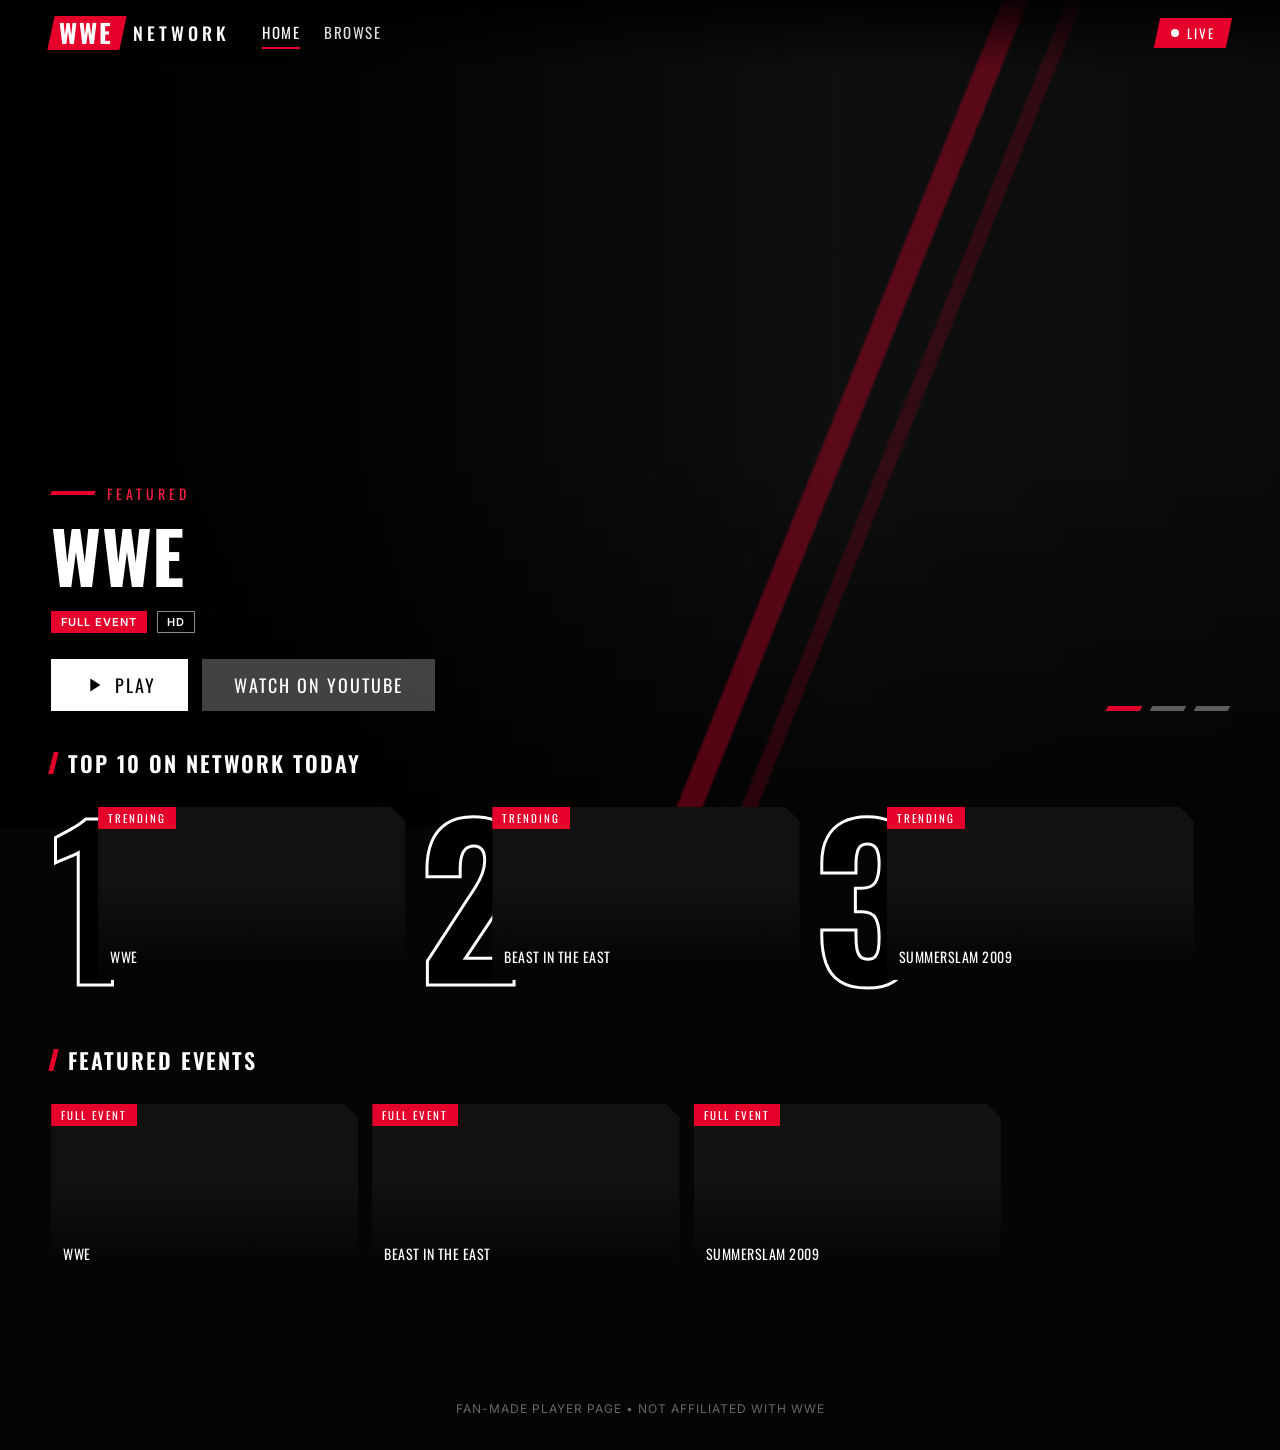
<file: index.html>
<!DOCTYPE html>
<html lang="en">
<head>
<meta charset="UTF-8">
<meta name="viewport" content="width=device-width, initial-scale=1">
<title>WWE Network Style Catalog</title>
<link rel="preconnect" href="https://fonts.googleapis.com">
<link rel="preconnect" href="https://fonts.gstatic.com" crossorigin>
<link href="https://fonts.googleapis.com/css2?family=Oswald:wght@500;600;700&family=Inter:wght@400;600;800&display=swap" rel="stylesheet">
<link rel="stylesheet" href="style.css">
</head>
<body>

<header id="hdr">
  <a class="logo" href="index.html"><b><i>WWE</i></b><span>Network</span></a>
  <nav><a class="on" href="index.html">Home</a><a href="#rows">Browse</a></nav>
  <div class="right"><div class="live"><span class="dot"></span><span>LIVE</span></div></div>
</header>

<section class="hero">
  <div id="heroBgs"></div>
  <div class="hero-body">
    <div class="tag">Featured</div>
    <h1 id="heroTitle">WWE</h1>
    <div class="chips">
      <span class="chip red">Full Event</span>
      <span class="chip">HD</span>
    </div>
    <div class="btns">
      <a class="btn play" id="heroPlay" href="#"><svg viewBox="0 0 24 24"><path d="M8 5v14l11-7z"/></svg>Play</a>
      <a class="btn more" id="heroYt" target="_blank" rel="noopener" href="#">Watch on YouTube</a>
    </div>
  </div>
  <div class="dots" id="dots"></div>
</section>

<main class="rows" id="rows"></main>

<footer>FAN-MADE PLAYER PAGE &bull; NOT AFFILIATED WITH WWE</footer>

<script src="videos.js"></script>
<script>
  var INTERVAL = 6000;           // milliseconds per slide
  var main = VIDEOS[0];
  var bgs = document.getElementById('heroBgs');
  var dots = document.getElementById('dots');
  var body = document.querySelector('.hero-body');
  var cur = 0, timer = null;

  VIDEOS.forEach(function (v, i) {
    var d = document.createElement('div');
    d.className = 'hero-bg';
    d.style.backgroundImage = thumb(v.id);
    bgs.appendChild(d);
    if (VIDEOS.length > 1) {
      var b = document.createElement('button');
      b.setAttribute('aria-label', 'Show featured video ' + (i + 1));
      b.addEventListener('click', function () { show(i, true); });
      dots.appendChild(b);
    }
  });

  function fillText(v) {
    document.getElementById('heroTitle').textContent = v.title;
    document.getElementById('heroPlay').href = pageUrl(v.id);
    document.getElementById('heroYt').href = ytUrl(v.id);
  }

  function show(i, restart) {
    var first = (timer === null && !restart && i === 0 && !bgs.querySelector('.on'));
    var v = VIDEOS[i];
    var layers = bgs.children, btns = dots.children;
    if (first) { fillText(v); }
    else {
      body.classList.add('swap');
      setTimeout(function () { fillText(v); body.classList.remove('swap'); }, 350);
    }
    for (var k = 0; k < layers.length; k++) layers[k].classList.toggle('on', k === i);
    for (var j = 0; j < btns.length; j++) {
      btns[j].classList.remove('on');
      if (j === i) { void btns[j].offsetWidth; btns[j].classList.add('on'); }
    }
    cur = i;
    schedule();
  }

  function schedule() {
    clearTimeout(timer);
    if (VIDEOS.length < 2) { timer = 0; return; }
    dots.style.setProperty('--dur', INTERVAL + 'ms');
    timer = setTimeout(function () { show((cur + 1) % VIDEOS.length); }, INTERVAL);
  }

  /* Pause while the pointer is over the banner */
  var hero = document.querySelector('.hero');
  hero.addEventListener('mouseenter', function () { clearTimeout(timer); dots.classList.add('paused'); });
  hero.addEventListener('mouseleave', function () { dots.classList.remove('paused'); show(cur, true); });

  show(0);

  var rows = document.getElementById('rows');
  addRow(rows, 'Top 10 on Network Today', VIDEOS.slice(0, 10).map(function (v, i) {
    return '<div class="top"><div class="num">' + (i + 1) + '</div>' + cardHTML(v, 'TRENDING') + '</div>';
  }).join(''));
  addRow(rows, 'Featured Events', VIDEOS.map(function (v) { return cardHTML(v, 'FULL EVENT'); }).join(''));

  loadTitles(function (v) {
    if (v === VIDEOS[cur]) document.getElementById('heroTitle').textContent = v.title;
    if (v === main) document.title = v.title + ' | WWE Network';
  });
</script>
</body>
</html>
</file>
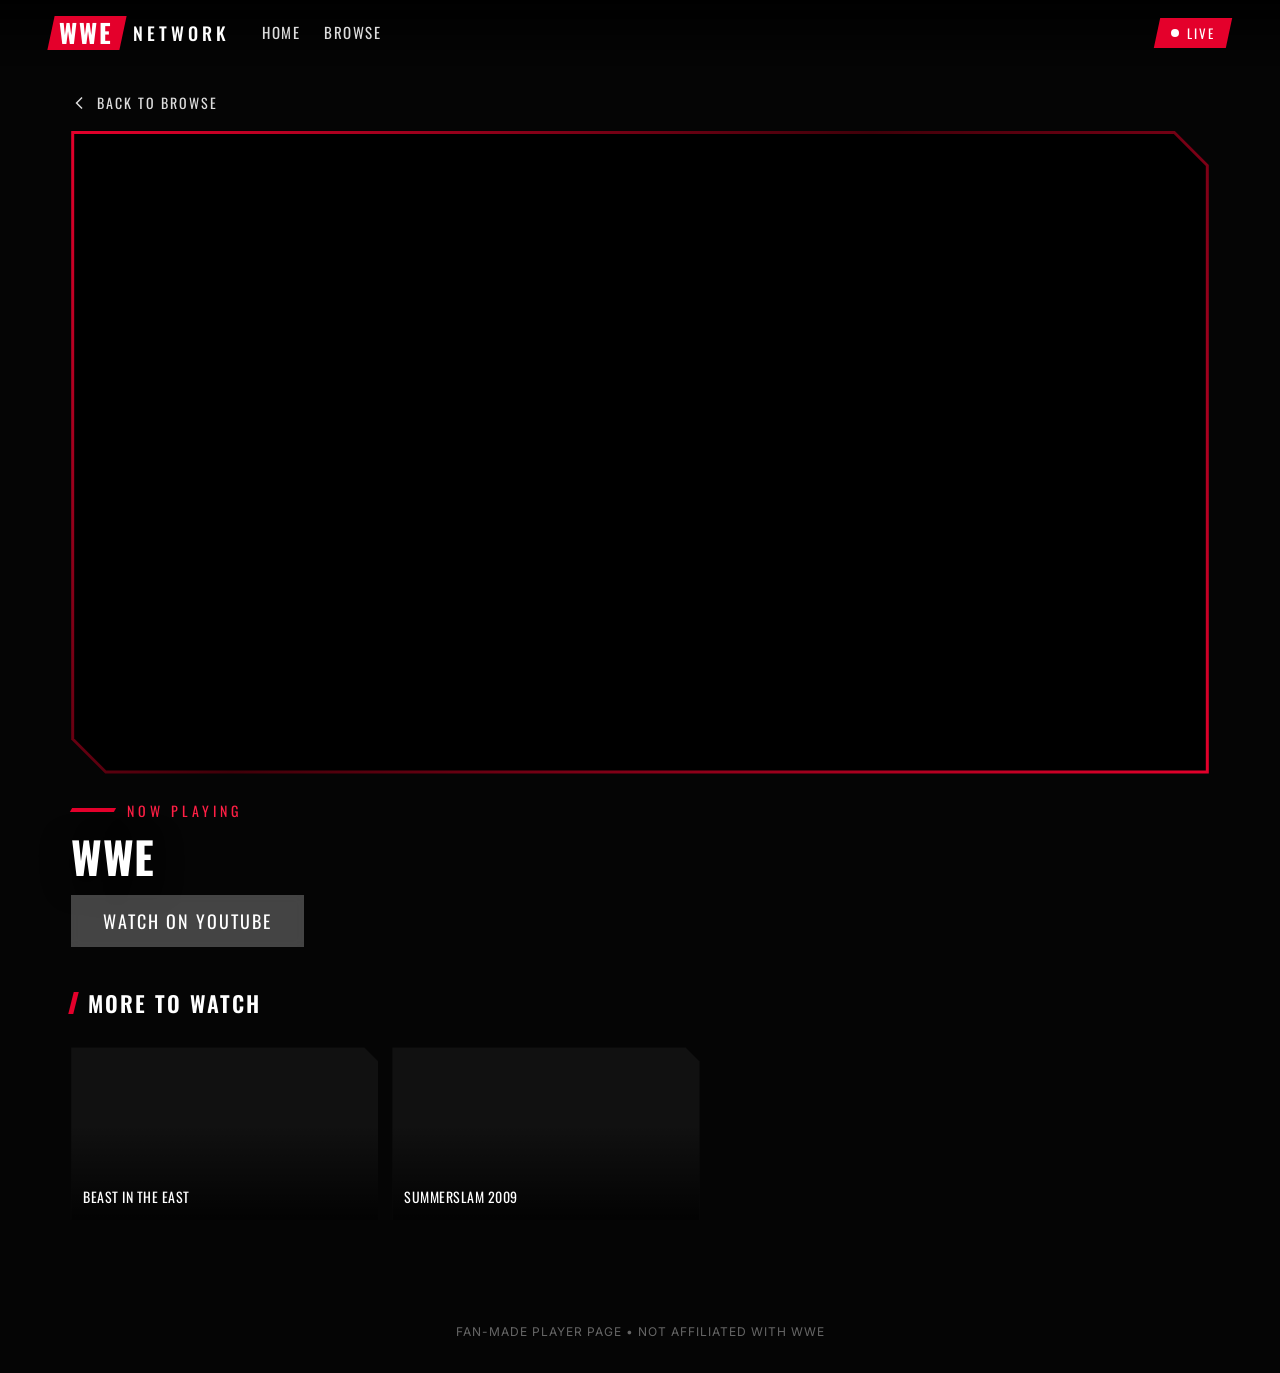
<file: watch.html>
<!DOCTYPE html>
<html lang="en">
<head>
<meta charset="UTF-8">
<meta name="viewport" content="width=device-width, initial-scale=1">
<title>Watch | WWE Network Style</title>
<link rel="preconnect" href="https://fonts.googleapis.com">
<link rel="preconnect" href="https://fonts.gstatic.com" crossorigin>
<link href="https://fonts.googleapis.com/css2?family=Oswald:wght@500;600;700&family=Inter:wght@400;600;800&display=swap" rel="stylesheet">
<link rel="stylesheet" href="style.css">
</head>
<body>

<header id="hdr" class="solid">
  <a class="logo" href="index.html"><b><i>WWE</i></b><span>Network</span></a>
  <nav><a href="index.html">Home</a><a href="index.html#rows">Browse</a></nav>
  <div class="right"><div class="live"><span class="dot"></span><span>LIVE</span></div></div>
</header>

<main class="watch">
  <a class="back" href="index.html"><svg viewBox="0 0 24 24"><path d="M15.4 5.4 14 4l-8 8 8 8 1.4-1.4L8.8 12z"/></svg>Back to Browse</a>

  <div class="frame"><div class="player" id="player"></div></div>

  <div class="info">
    <div class="tag">Now Playing</div>
    <h1 id="title">WWE</h1>
    <div class="btns">
      <a class="btn more" id="yt" target="_blank" rel="noopener" href="#">Watch on YouTube</a>
    </div>
    <p class="note" id="note" hidden>This page was opened from a file, and YouTube blocks embedded playback there. Host the site (for example on GitHub Pages) to play inside the page.</p>
  </div>

  <div id="more"></div>
</main>

<footer>FAN-MADE PLAYER PAGE &bull; NOT AFFILIATED WITH WWE</footer>

<script src="videos.js"></script>
<script>
  var params = new URLSearchParams(location.search);
  var id = params.get('v') || VIDEOS[0].id;
  var current = VIDEOS.filter(function (v) { return v.id === id; })[0] || { id: id, title: 'WWE' };

  document.getElementById('title').textContent = current.title;
  document.getElementById('yt').href = ytUrl(id);
  var player = document.getElementById('player');

  if (location.protocol === 'file:') {
    // YouTube blocks embeds on file:// pages (error 153): show poster that opens YouTube
    player.innerHTML = '<a class="poster" target="_blank" rel="noopener" href="' + ytUrl(id) + '" style="background-image:' + thumb(id) + '">' +
      '<div class="pi"><i>' + PLAY_SVG + '</i></div></a>';
    document.getElementById('note').hidden = false;
  } else {
    var f = document.createElement('iframe');
    f.src = 'https://www.youtube.com/embed/' + encodeURIComponent(id) + '?autoplay=1&rel=0&origin=' + encodeURIComponent(location.origin);
    f.allow = 'autoplay; encrypted-media; picture-in-picture; fullscreen';
    f.allowFullscreen = true;
    f.referrerPolicy = 'strict-origin-when-cross-origin';
    f.title = 'Video player';
    player.appendChild(f);
  }

  /* More to watch: only shown when there are other videos */
  var others = VIDEOS.filter(function (v) { return v.id !== id; });
  if (others.length) {
    addRow(document.getElementById('more'), 'More to Watch', others.map(function (v) { return cardHTML(v, ''); }).join(''));
  }

  loadTitles(function (v) {
    if (v.id === id) {
      document.getElementById('title').textContent = v.title;
      document.title = v.title + ' | WWE Network';
    }
  });
</script>
</body>
</html>
</file>
<file: style.css>
:root{--red:#e4002b;--red-hot:#ff1f45;--black:#050505;--white:#fff;--muted:#b3b3b3;
  --display:"Oswald","Impact","Arial Narrow",sans-serif;--body:"Inter","Helvetica Neue",Arial,sans-serif}
*{box-sizing:border-box;margin:0;padding:0}
html{background:var(--black);scroll-behavior:smooth}
body{font-family:var(--body);color:var(--white);background:var(--black);min-height:100vh;overflow-x:hidden}
button{font:inherit;color:inherit;cursor:pointer;border:0;background:none}
a{color:inherit}

/* Header */
header{position:fixed;top:0;left:0;right:0;z-index:50;display:flex;align-items:center;gap:32px;padding:16px 4vw;
  background:linear-gradient(to bottom,rgba(0,0,0,.85),transparent);transition:background .3s}
header.solid{background:#000;box-shadow:0 2px 0 var(--red)}
.logo{display:flex;align-items:center;gap:10px;font-family:var(--display);font-weight:700;font-size:26px;letter-spacing:2px;text-transform:uppercase;line-height:1;text-decoration:none}
.logo b{background:var(--red);padding:4px 10px 4px 8px;transform:skewX(-12deg);display:inline-block}
.logo b i{display:inline-block;transform:skewX(12deg);font-style:normal}
.logo span{font-weight:500;letter-spacing:4px;font-size:18px}
nav{display:flex;gap:24px;font-family:var(--display);text-transform:uppercase;letter-spacing:1.5px;font-size:15px}
nav a{color:#ddd;text-decoration:none;border-bottom:2px solid transparent;padding:4px 0;transition:.2s}
nav a:hover,nav a.on{color:#fff;border-color:var(--red)}
.right{margin-left:auto;display:flex;align-items:center;gap:18px}
.live{display:flex;align-items:center;gap:8px;font-family:var(--display);letter-spacing:2px;font-size:13px;background:var(--red);padding:5px 14px;transform:skewX(-12deg)}
.live>*{transform:skewX(12deg)}
.dot{width:8px;height:8px;border-radius:50%;background:#fff;animation:blink 1.2s infinite}
@keyframes blink{50%{opacity:.2}}

/* Hero billboard */
.hero{position:relative;min-height:92vh;display:flex;align-items:flex-end;overflow:hidden}
.hero-bg{position:absolute;inset:0;background:#111 center/cover no-repeat;animation:drift 22s ease-in-out infinite alternate}
@keyframes drift{from{transform:scale(1.04)}to{transform:scale(1.14) translate(-1.5%,-1%)}}
.hero::before{content:"";position:absolute;inset:0;z-index:1;
  background:linear-gradient(90deg,#000 0,rgba(0,0,0,.82) 28%,rgba(0,0,0,.15) 65%,rgba(0,0,0,.35) 100%),
             linear-gradient(to top,var(--black) 2%,transparent 45%)}
.hero::after{content:"";position:absolute;inset:0;z-index:1;pointer-events:none;
  background:linear-gradient(112deg,transparent 0 62%,rgba(228,0,43,.35) 62.2% 63.6%,transparent 63.8% 66%,rgba(228,0,43,.16) 66.2% 67%,transparent 67.2%)}
.hero-body{position:relative;z-index:2;padding:0 4vw 13vh;max-width:760px}
.tag{display:flex;align-items:center;gap:12px;font-family:var(--display);letter-spacing:4px;text-transform:uppercase;font-size:14px;color:var(--red-hot);margin-bottom:14px}
.tag::before{content:"";width:44px;height:4px;background:var(--red);transform:skewX(-30deg)}
h1{font-family:var(--display);font-weight:700;text-transform:uppercase;font-size:clamp(30px,5.6vw,72px);line-height:1.02;letter-spacing:.5px;text-shadow:0 6px 30px rgba(0,0,0,.9);margin-bottom:20px}
.chips{display:flex;flex-wrap:wrap;gap:10px;align-items:center;margin-bottom:26px;font-size:13px;font-weight:600}
.chip{padding:3px 9px;border:1px solid rgba(255,255,255,.55);letter-spacing:1px;text-transform:uppercase;font-size:11px}
.chip.red{background:var(--red);border-color:var(--red)}
.btns{display:flex;flex-wrap:wrap;gap:14px}
.btn{display:inline-flex;align-items:center;gap:10px;font-family:var(--display);text-transform:uppercase;letter-spacing:2px;font-size:18px;padding:13px 32px;text-decoration:none;transition:.2s}
.btn svg{width:22px;height:22px;fill:currentColor}
.btn.play{background:#fff;color:#000}
.btn.play:hover{background:var(--red);color:#fff;box-shadow:0 0 30px rgba(228,0,43,.7)}
.btn.more{background:rgba(120,120,120,.55);color:#fff;backdrop-filter:blur(6px)}
.btn.more:hover{background:rgba(160,160,160,.6)}

/* Rows + cards */
.rows{position:relative;z-index:3;margin-top:-9vh;padding-bottom:60px}
.row{padding:0 4vw;margin-bottom:38px}
.row h2{font-family:var(--display);font-weight:600;text-transform:uppercase;letter-spacing:2px;font-size:22px;margin-bottom:14px;display:flex;align-items:center;gap:12px}
.row h2::before{content:"";width:5px;height:22px;background:var(--red);transform:skewX(-14deg)}
.track{display:flex;gap:14px;overflow-x:auto;padding:14px 0 26px;scrollbar-width:none}
.track::-webkit-scrollbar{display:none}
.card{position:relative;display:block;flex:0 0 auto;width:clamp(230px,24vw,340px);aspect-ratio:16/9;background:#111 center/cover no-repeat;
  transition:transform .3s;clip-path:polygon(0 0,calc(100% - 14px) 0,100% 14px,100% 100%,0 100%)}
.card::after{content:"";position:absolute;inset:0;background:linear-gradient(to top,rgba(0,0,0,.85),transparent 55%)}
.card:hover{transform:scale(1.08);z-index:5}
.card .ttl{position:absolute;left:12px;right:12px;bottom:14px;z-index:2;font-family:var(--display);text-transform:uppercase;font-size:14px;letter-spacing:.5px;line-height:1.2;
  display:-webkit-box;-webkit-line-clamp:2;-webkit-box-orient:vertical;overflow:hidden}
.card .pi{position:absolute;inset:0;z-index:2;display:grid;place-items:center;opacity:0;transition:.25s}
.card:hover .pi{opacity:1}
.pi i{width:54px;height:54px;border-radius:50%;background:var(--red);display:grid;place-items:center;box-shadow:0 0 24px rgba(228,0,43,.8)}
.pi svg{width:24px;height:24px;fill:#fff;margin-left:3px}
.new{position:absolute;top:0;left:0;z-index:3;background:var(--red);font-family:var(--display);font-size:11px;letter-spacing:2px;padding:3px 10px}

/* Top 10 */
.top{display:flex;align-items:center;flex:0 0 auto}
.num{font-family:var(--display);font-weight:700;font-size:clamp(130px,16vw,210px);line-height:.8;color:#000;-webkit-text-stroke:3px #fff;margin-right:-26px;position:relative;z-index:1;letter-spacing:-6px}
.top .card{z-index:2}

/* Watch page */
.watch{max-width:1240px;margin:0 auto;padding:92px 4vw 40px;position:relative}
.watch::before{content:"";position:fixed;inset:0;z-index:-1;
  background:radial-gradient(ellipse at 30% 0,rgba(228,0,43,.28),transparent 55%),linear-gradient(112deg,transparent 0 70%,rgba(228,0,43,.14) 70.2% 71.6%,transparent 71.8%)}
.back{display:inline-flex;align-items:center;gap:8px;font-family:var(--display);letter-spacing:2px;text-transform:uppercase;font-size:14px;text-decoration:none;color:#ddd;margin-bottom:18px;transition:.2s}
.back:hover{color:var(--red-hot)}
.back svg{width:18px;height:18px;fill:currentColor}
.frame{position:relative;padding:3px;background:linear-gradient(135deg,var(--red),#400009 45%,var(--red));
  clip-path:polygon(0 0,calc(100% - 34px) 0,100% 34px,100% 100%,34px 100%,0 calc(100% - 34px));filter:drop-shadow(0 0 28px rgba(228,0,43,.45))}
.player{position:relative;aspect-ratio:16/9;background:#000;overflow:hidden;
  clip-path:polygon(0 0,calc(100% - 32px) 0,100% 32px,100% 100%,32px 100%,0 calc(100% - 32px))}
.player iframe,.player .poster{position:absolute;inset:0;width:100%;height:100%;border:0}
.poster{display:block;text-decoration:none;background:#000 center/cover no-repeat}
.poster::after{content:"";position:absolute;inset:0;background:linear-gradient(to top,rgba(0,0,0,.7),transparent 50%)}
.poster .pi{position:absolute;inset:0;z-index:2;display:grid;place-items:center}
.poster .pi i{width:90px;height:90px}
.poster .pi svg{width:36px;height:36px}
.info{margin-top:26px}
.info h1{font-size:clamp(24px,4vw,44px);margin-bottom:16px}
.note{margin-top:14px;color:var(--muted);font-size:13px;line-height:1.5}
.watch .row{padding:0;margin-top:40px}

footer{text-align:center;color:#666;font-size:12px;letter-spacing:1px;padding:0 5vw 34px}

@media (max-width:720px){
  nav{display:none}
  .hero{min-height:78vh}
  .hero-body{padding-bottom:12vh}
  .btn{font-size:15px;padding:11px 22px}
  .num{-webkit-text-stroke:2px #fff}
  .frame{clip-path:polygon(0 0,calc(100% - 20px) 0,100% 20px,100% 100%,20px 100%,0 calc(100% - 20px))}
  .player{clip-path:polygon(0 0,calc(100% - 18px) 0,100% 18px,100% 100%,18px 100%,0 calc(100% - 18px))}
}

/* Hero slideshow */
.hero-bg{opacity:0;transition:opacity 1.1s ease}
.hero-bg.on{opacity:1}
.hero-body{transition:opacity .4s ease,transform .4s ease}
.hero-body.swap{opacity:0;transform:translateY(12px)}
.dots{position:absolute;z-index:3;right:4vw;bottom:13vh;display:flex;gap:10px;align-items:center}
.dots button{width:34px;height:5px;background:rgba(255,255,255,.35);transform:skewX(-30deg);padding:0;position:relative;overflow:hidden}
.dots button.on{background:rgba(255,255,255,.35)}
.dots button.on::after{content:"";position:absolute;inset:0;background:var(--red);transform-origin:left;animation:fill var(--dur,6s) linear forwards}
.dots.paused button.on::after{animation-play-state:paused}
@keyframes fill{from{transform:scaleX(0)}to{transform:scaleX(1)}}
.counter{font-family:var(--display);letter-spacing:2px;font-size:13px;color:#ddd;margin-right:8px}
@media (max-width:720px){.dots{right:auto;left:4vw;bottom:8vh}}
</file>
